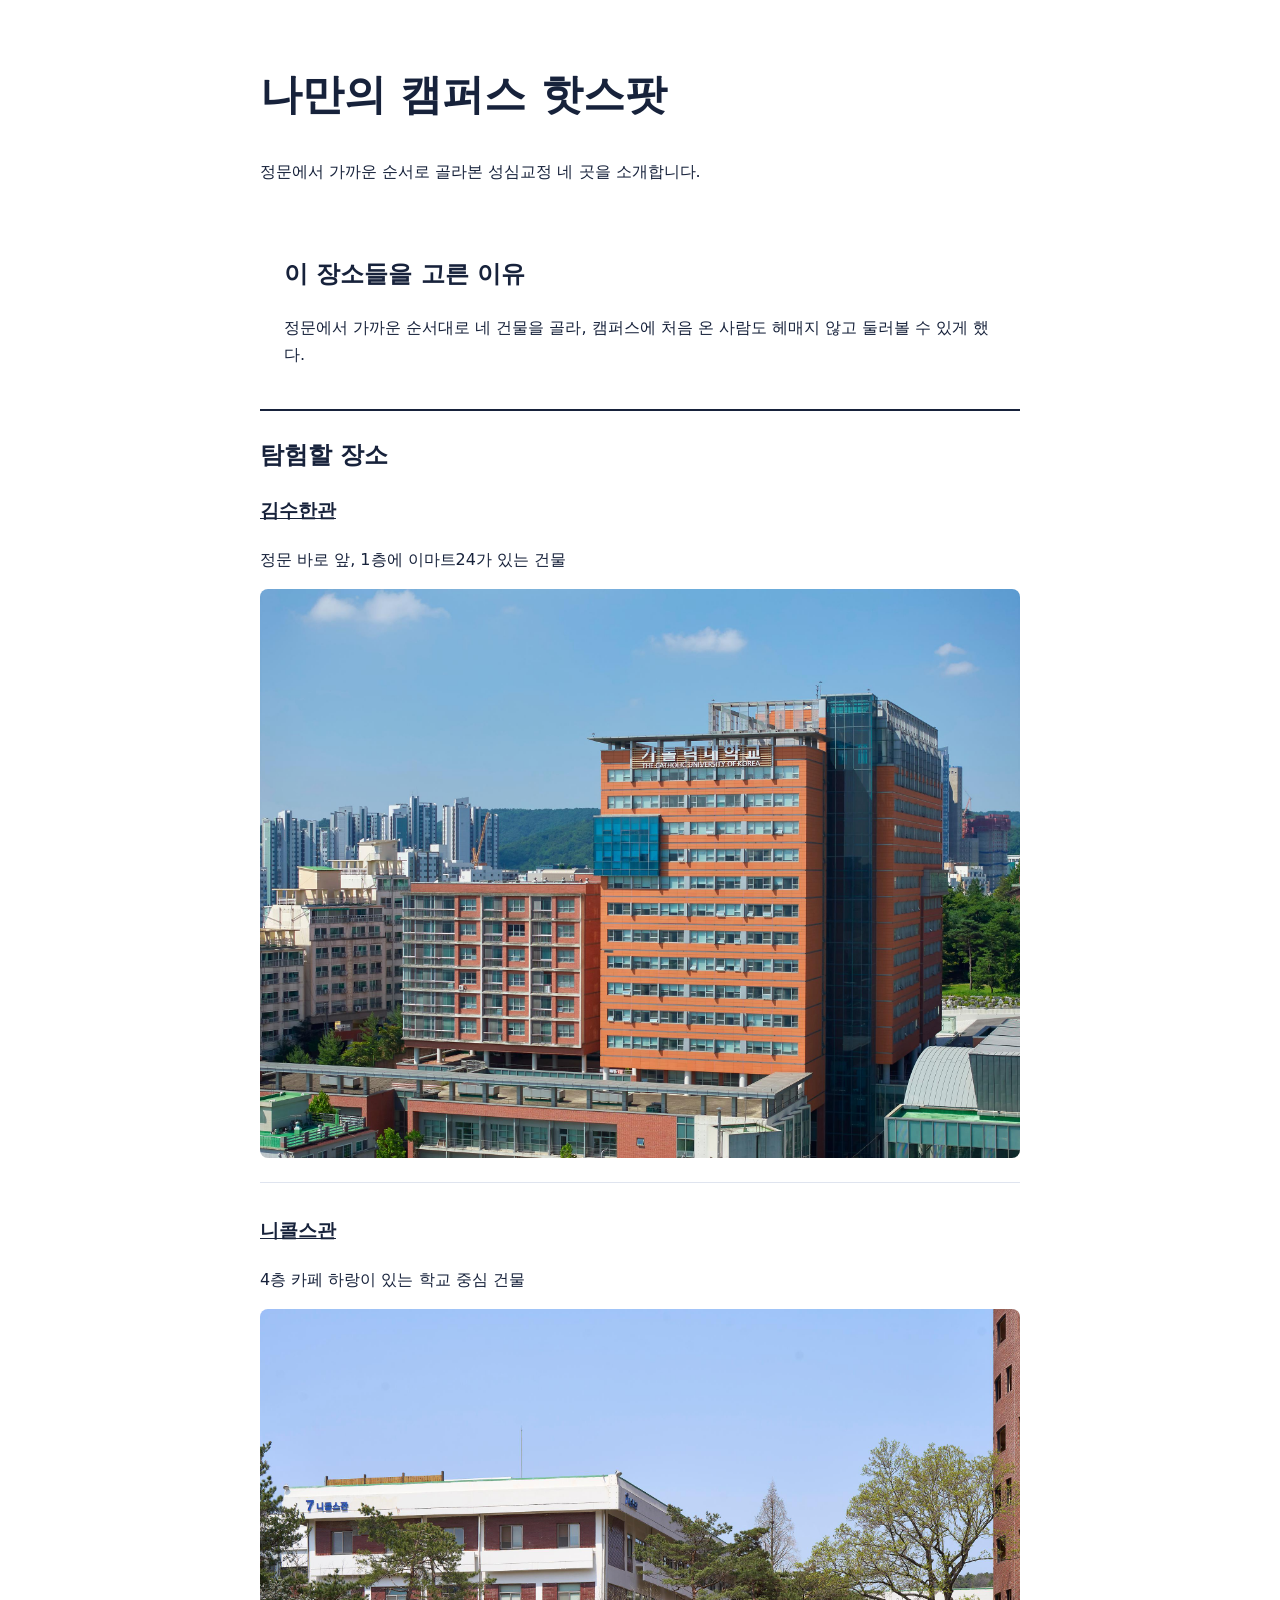
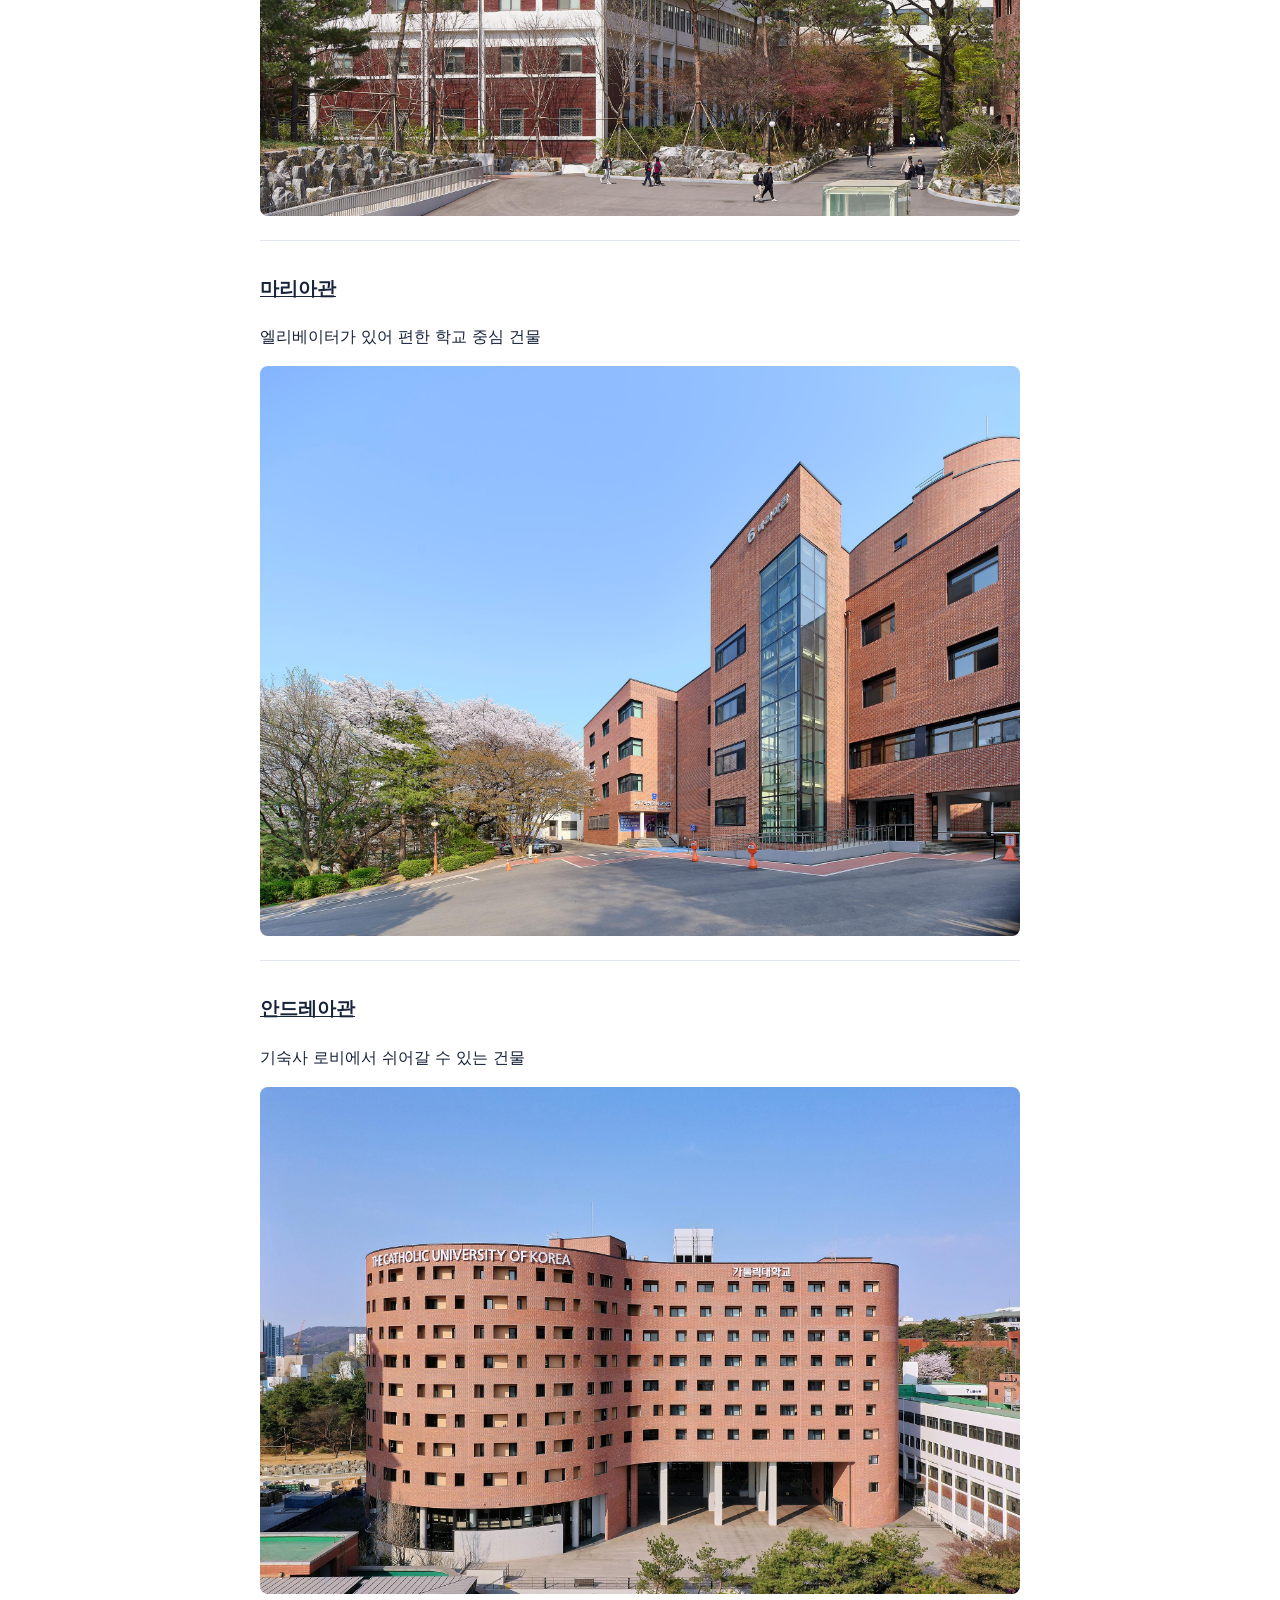
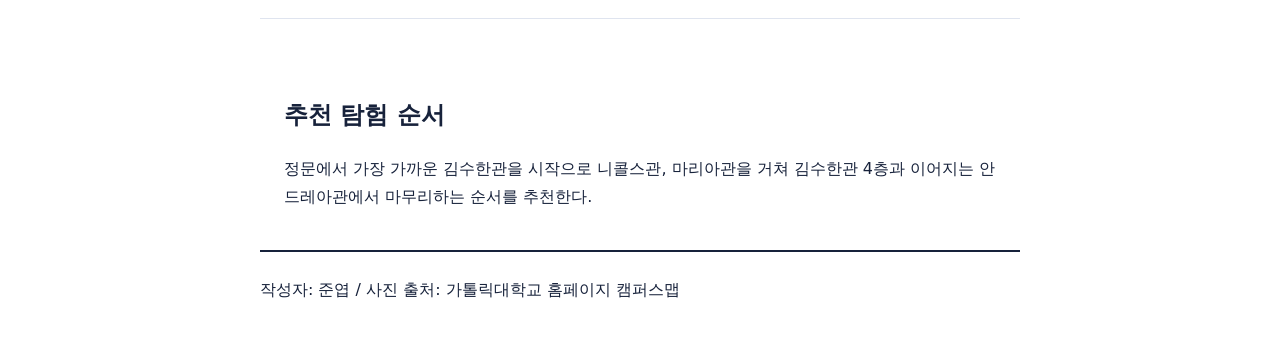
<file: index.html>
<!doctype html>
<html lang="ko">
  <head>
    <meta charset="utf-8">
    <meta name="viewport" content="width=device-width, initial-scale=1">
    <title>나만의 캠퍼스 핫스팟</title>
    <link rel="stylesheet" href="styles.css">
  </head>
  <body class="page-home">
    <div class="page">
      <header>
        <h1>나만의 캠퍼스 핫스팟</h1>
        <p>정문에서 가까운 순서로 골라본 성심교정 네 곳을 소개합니다.</p>
      </header>

      <main>
        <section class="panel">
          <h2>이 장소들을 고른 이유</h2>
          <p>정문에서 가까운 순서대로 네 건물을 골라, 캠퍼스에 처음 온 사람도 헤매지 않고 둘러볼 수 있게 했다.</p>
        </section>

        <h2>탐험할 장소</h2>
        <article class="place-card">
          <h3><a href="kimsuhan.html">김수한관</a></h3>
          <p>정문 바로 앞, 1층에 이마트24가 있는 건물</p>
          <img src="images/kimsuhan.jpg" alt="정문 앞에 위치한 김수한관 건물 전경">
        </article>

        <article class="place-card">
          <h3><a href="nichols.html">니콜스관</a></h3>
          <p>4층 카페 하랑이 있는 학교 중심 건물</p>
          <img src="images/nichols.jpg" alt="학교 중심에 위치한 니콜스관 건물 전경">
        </article>

        <article class="place-card">
          <h3><a href="maria.html">마리아관</a></h3>
          <p>엘리베이터가 있어 편한 학교 중심 건물</p>
          <img src="images/maria.jpg" alt="학교 중심에 위치한 마리아관 건물 전경">
        </article>

        <article class="place-card">
          <h3><a href="andrea.html">안드레아관</a></h3>
          <p>기숙사 로비에서 쉬어갈 수 있는 건물</p>
          <img src="images/andrea.jpg" alt="안드레아관 기숙사 건물 전경">
        </article>

        <section class="panel">
          <h2>추천 탐험 순서</h2>
          <p>정문에서 가장 가까운 김수한관을 시작으로 니콜스관, 마리아관을 거쳐 김수한관 4층과 이어지는 안드레아관에서 마무리하는 순서를 추천한다.</p>
        </section>
      </main>

      <footer>
        <p>작성자: 준엽 / 사진 출처: 가톨릭대학교 홈페이지 캠퍼스맵</p>
      </footer>
    </div>
  </body>
</html>
</file>
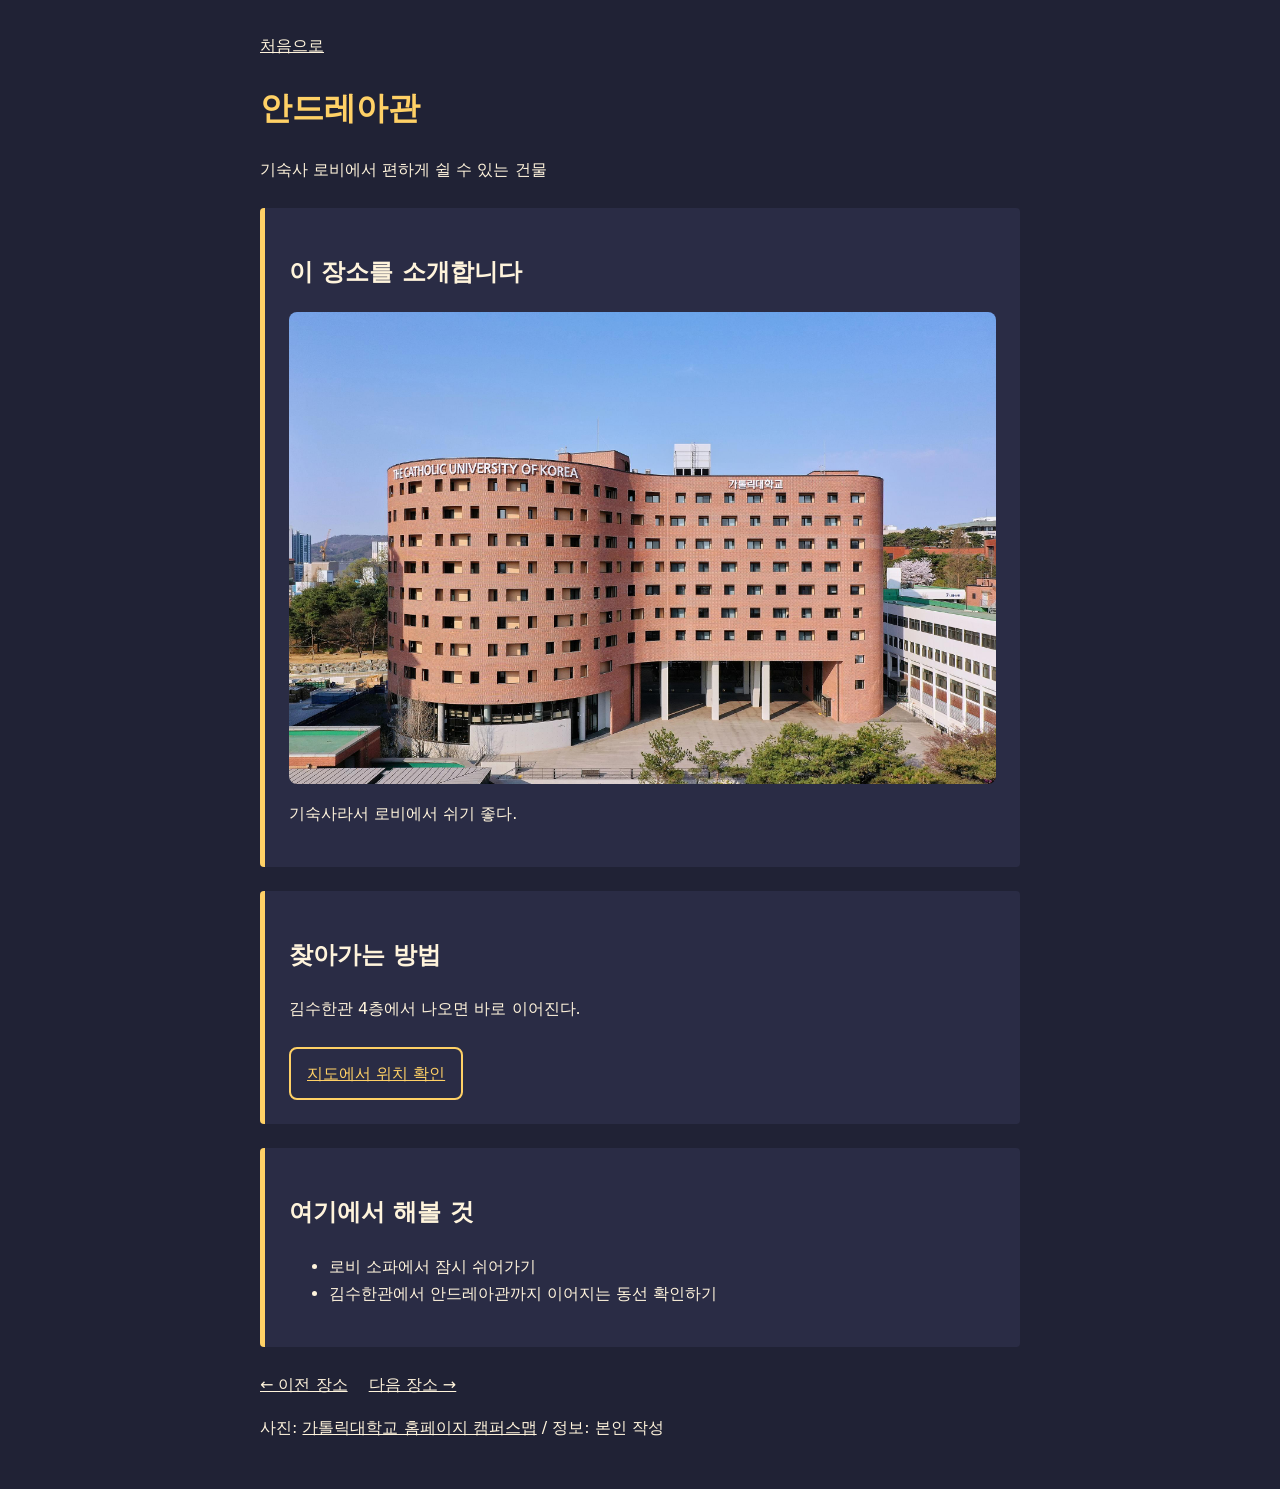
<file: andrea.html>
<!doctype html>
<html lang="ko">
  <head>
    <meta charset="utf-8">
    <meta name="viewport" content="width=device-width, initial-scale=1">
    <title>안드레아관 · 나의 핫스팟</title>
    <link rel="stylesheet" href="styles.css">
  </head>
  <body class="page-andrea">
    <div class="page">
      <header>
        <a href="index.html">처음으로</a>
        <h1>안드레아관</h1>
        <p>기숙사 로비에서 편하게 쉴 수 있는 건물</p>
      </header>

      <main>
        <section class="panel">
          <h2>이 장소를 소개합니다</h2>
          <img src="images/andrea.jpg" alt="안드레아관 기숙사 건물 전경">
          <p>기숙사라서 로비에서 쉬기 좋다.</p>
        </section>

        <section class="panel">
          <h2>찾아가는 방법</h2>
          <p>김수한관 4층에서 나오면 바로 이어진다.</p>
          <a class="action" href="https://place.map.kakao.com/1345995729" target="_blank" rel="noopener">지도에서 위치 확인</a>
        </section>

        <section class="panel">
          <h2>여기에서 해볼 것</h2>
          <ul>
            <li>로비 소파에서 잠시 쉬어가기</li>
            <li>김수한관에서 안드레아관까지 이어지는 동선 확인하기</li>
          </ul>
        </section>
      </main>

      <footer>
        <nav aria-label="장소 페이지 이동">
          <a href="maria.html">← 이전 장소</a>
          <a href="kimsuhan.html">다음 장소 →</a>
        </nav>
        <p>사진: <a href="https://www.catholic.ac.kr/ko/about/campus-map.do" target="_blank" rel="noopener">가톨릭대학교 홈페이지 캠퍼스맵</a> / 정보: 본인 작성</p>
      </footer>
    </div>
  </body>
</html>
</file>
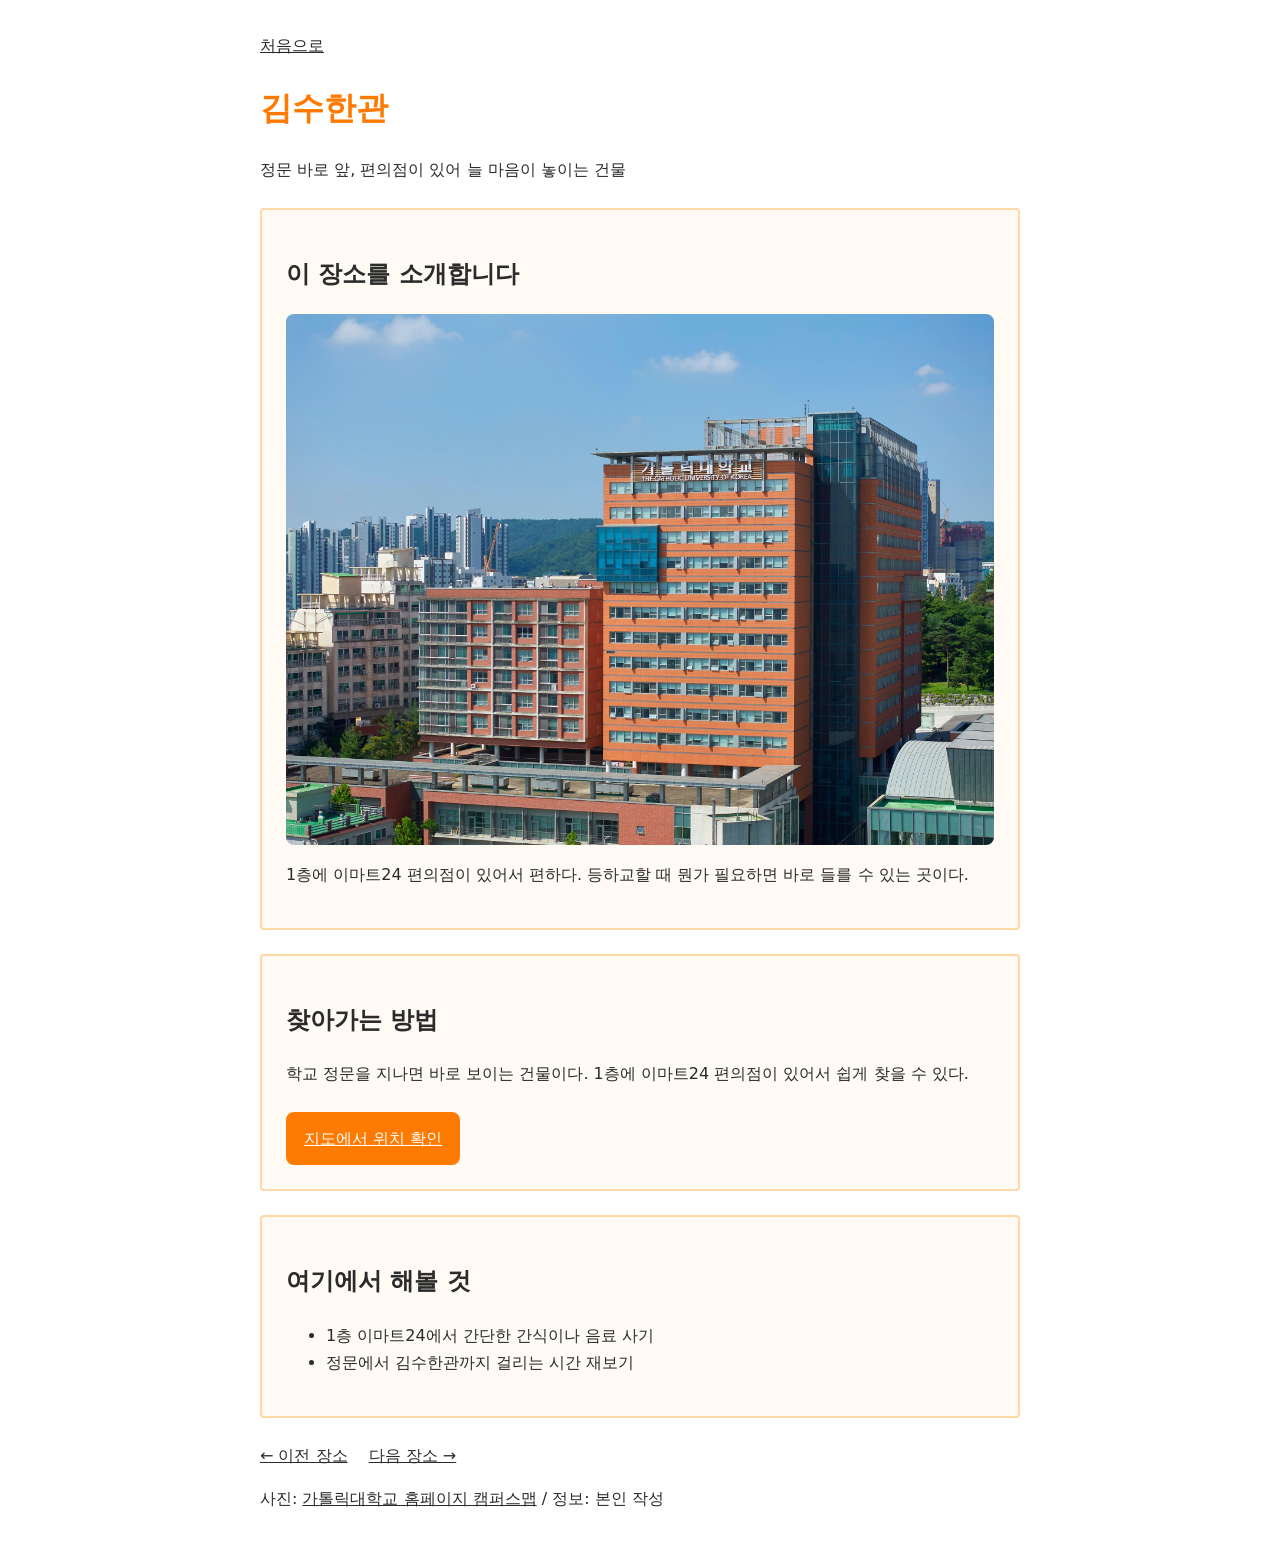
<file: kimsuhan.html>
<!doctype html>
<html lang="ko">
  <head>
    <meta charset="utf-8">
    <meta name="viewport" content="width=device-width, initial-scale=1">
    <title>김수한관 · 나의 핫스팟</title>
    <link rel="stylesheet" href="styles.css">
  </head>
  <body class="page-kimsuhan">
    <div class="page">
      <header>
        <a href="index.html">처음으로</a>
        <h1>김수한관</h1>
        <p>정문 바로 앞, 편의점이 있어 늘 마음이 놓이는 건물</p>
      </header>

      <main>
        <section class="panel">
          <h2>이 장소를 소개합니다</h2>
          <img src="images/kimsuhan.jpg" alt="정문 앞에 위치한 김수한관 건물 전경">
          <p>1층에 이마트24 편의점이 있어서 편하다. 등하교할 때 뭔가 필요하면 바로 들를 수 있는 곳이다.</p>
        </section>

        <section class="panel">
          <h2>찾아가는 방법</h2>
          <p>학교 정문을 지나면 바로 보이는 건물이다. 1층에 이마트24 편의점이 있어서 쉽게 찾을 수 있다.</p>
          <a class="action" href="https://place.map.kakao.com/843456345" target="_blank" rel="noopener">지도에서 위치 확인</a>
        </section>

        <section class="panel">
          <h2>여기에서 해볼 것</h2>
          <ul>
            <li>1층 이마트24에서 간단한 간식이나 음료 사기</li>
            <li>정문에서 김수한관까지 걸리는 시간 재보기</li>
          </ul>
        </section>
      </main>

      <footer>
        <nav aria-label="장소 페이지 이동">
          <a href="andrea.html">← 이전 장소</a>
          <a href="nichols.html">다음 장소 →</a>
        </nav>
        <p>사진: <a href="https://www.catholic.ac.kr/ko/about/campus-map.do" target="_blank" rel="noopener">가톨릭대학교 홈페이지 캠퍼스맵</a> / 정보: 본인 작성</p>
      </footer>
    </div>
  </body>
</html>
</file>
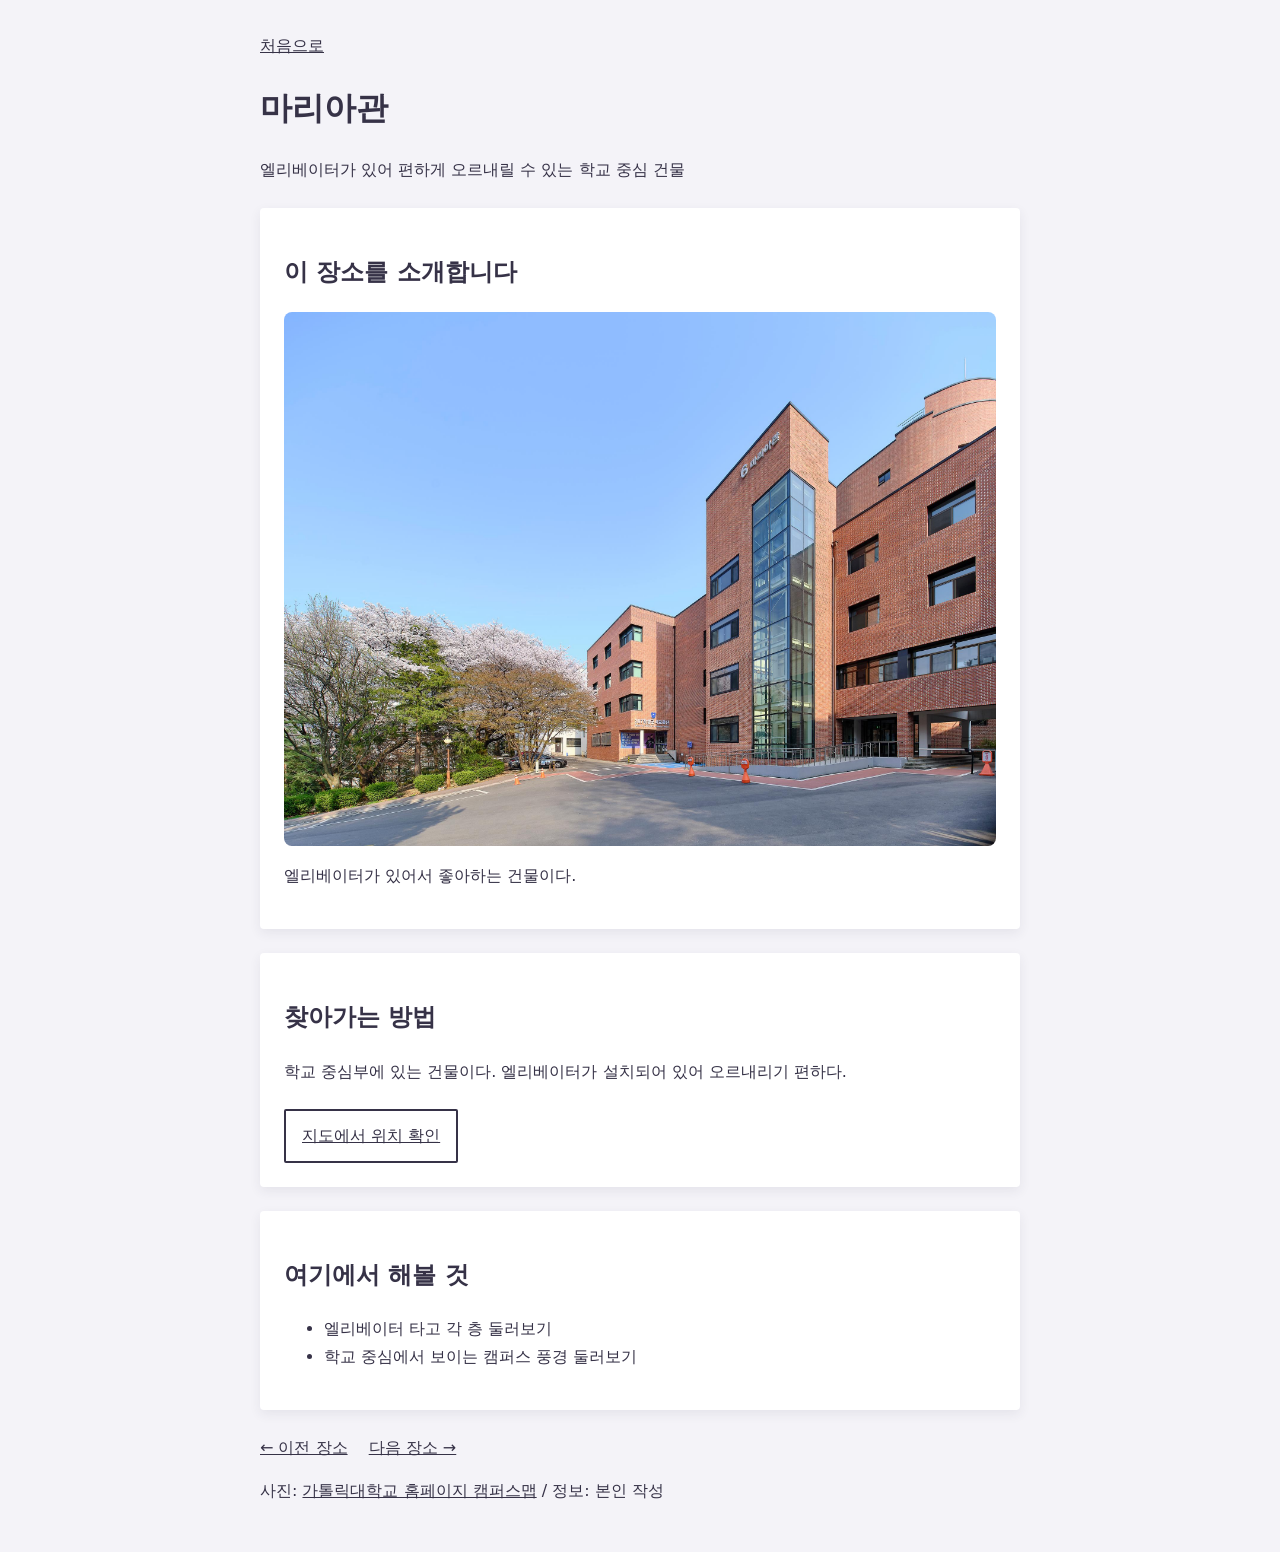
<file: maria.html>
<!doctype html>
<html lang="ko">
  <head>
    <meta charset="utf-8">
    <meta name="viewport" content="width=device-width, initial-scale=1">
    <title>마리아관 · 나의 핫스팟</title>
    <link rel="stylesheet" href="styles.css">
  </head>
  <body class="page-maria">
    <div class="page">
      <header>
        <a href="index.html">처음으로</a>
        <h1>마리아관</h1>
        <p>엘리베이터가 있어 편하게 오르내릴 수 있는 학교 중심 건물</p>
      </header>

      <main>
        <section class="panel">
          <h2>이 장소를 소개합니다</h2>
          <img src="images/maria.jpg" alt="학교 중심에 위치한 마리아관 건물 전경">
          <p>엘리베이터가 있어서 좋아하는 건물이다.</p>
        </section>

        <section class="panel">
          <h2>찾아가는 방법</h2>
          <p>학교 중심부에 있는 건물이다. 엘리베이터가 설치되어 있어 오르내리기 편하다.</p>
          <a class="action" href="https://place.map.kakao.com/17561931" target="_blank" rel="noopener">지도에서 위치 확인</a>
        </section>

        <section class="panel">
          <h2>여기에서 해볼 것</h2>
          <ul>
            <li>엘리베이터 타고 각 층 둘러보기</li>
            <li>학교 중심에서 보이는 캠퍼스 풍경 둘러보기</li>
          </ul>
        </section>
      </main>

      <footer>
        <nav aria-label="장소 페이지 이동">
          <a href="nichols.html">← 이전 장소</a>
          <a href="andrea.html">다음 장소 →</a>
        </nav>
        <p>사진: <a href="https://www.catholic.ac.kr/ko/about/campus-map.do" target="_blank" rel="noopener">가톨릭대학교 홈페이지 캠퍼스맵</a> / 정보: 본인 작성</p>
      </footer>
    </div>
  </body>
</html>
</file>
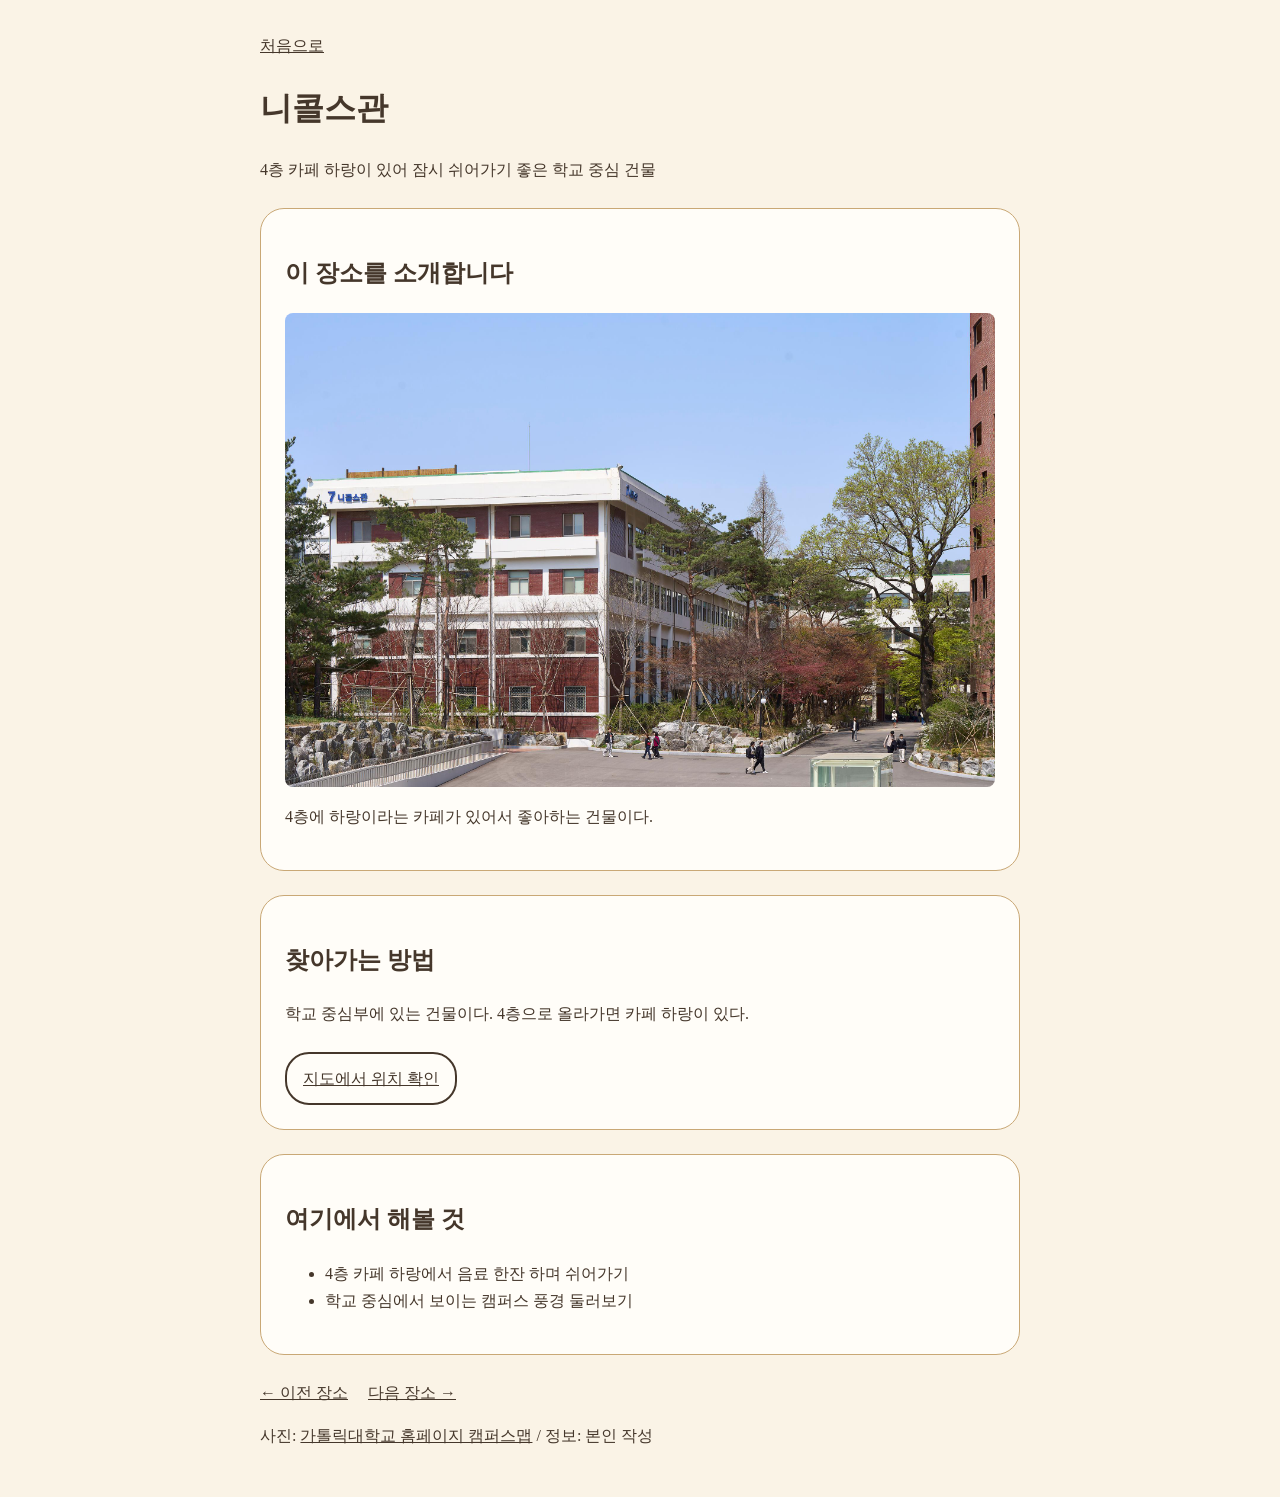
<file: nichols.html>
<!doctype html>
<html lang="ko">
  <head>
    <meta charset="utf-8">
    <meta name="viewport" content="width=device-width, initial-scale=1">
    <title>니콜스관 · 나의 핫스팟</title>
    <link rel="stylesheet" href="styles.css">
  </head>
  <body class="page-nichols">
    <div class="page">
      <header>
        <a href="index.html">처음으로</a>
        <h1>니콜스관</h1>
        <p>4층 카페 하랑이 있어 잠시 쉬어가기 좋은 학교 중심 건물</p>
      </header>

      <main>
        <section class="panel">
          <h2>이 장소를 소개합니다</h2>
          <img src="images/nichols.jpg" alt="학교 중심에 위치한 니콜스관 건물 전경">
          <p>4층에 하랑이라는 카페가 있어서 좋아하는 건물이다.</p>
        </section>

        <section class="panel">
          <h2>찾아가는 방법</h2>
          <p>학교 중심부에 있는 건물이다. 4층으로 올라가면 카페 하랑이 있다.</p>
          <a class="action" href="https://place.map.kakao.com/27203731" target="_blank" rel="noopener">지도에서 위치 확인</a>
        </section>

        <section class="panel">
          <h2>여기에서 해볼 것</h2>
          <ul>
            <li>4층 카페 하랑에서 음료 한잔 하며 쉬어가기</li>
            <li>학교 중심에서 보이는 캠퍼스 풍경 둘러보기</li>
          </ul>
        </section>
      </main>

      <footer>
        <nav aria-label="장소 페이지 이동">
          <a href="kimsuhan.html">← 이전 장소</a>
          <a href="maria.html">다음 장소 →</a>
        </nav>
        <p>사진: <a href="https://www.catholic.ac.kr/ko/about/campus-map.do" target="_blank" rel="noopener">가톨릭대학교 홈페이지 캠퍼스맵</a> / 정보: 본인 작성</p>
      </footer>
    </div>
  </body>
</html>
</file>
<file: styles.css>
/* ===== 공통 기본 설정 ===== */
* {
  box-sizing: border-box;
}

body {
  margin: 0;
  font-family: system-ui, sans-serif;
  line-height: 1.7;
}

.page {
  width: 92%;
  max-width: 760px;
  margin: 0 auto;
  padding: 2rem 0;
}

.panel {
  margin: 1.5rem 0;
  padding: 1.5rem;
}

img {
  display: block;
  max-width: 100%;
  height: auto;
  border-radius: 8px;
}

a {
  color: inherit;
}

.action {
  display: inline-block;
  padding: 0.7em 1em;
  border: 2px solid currentColor;
  border-radius: 8px;
  margin-top: 0.5rem;
}

a:hover {
  text-decoration: underline;
}

a:focus-visible {
  outline: 3px solid currentColor;
  outline-offset: 4px;
}

header nav a,
footer nav a {
  margin-right: 1rem;
}

/* ===== 프론트페이지: 여행 잡지 느낌 ===== */
.page-home {
  background-color: #ffffff;
  color: #17223b;
}
.page-home h1 {
  font-size: 2.6rem;
}
.page-home .panel {
  border-bottom: 2px solid #17223b;
}
.page-home .place-card {
  margin-bottom: 2rem;
  padding-bottom: 1.5rem;
  border-bottom: 1px solid #dfe4ef;
}

/* ===== 김수한관: 활기차고 편한 느낌 ===== */
.page-kimsuhan {
  background-color: #ffffff;
  color: #2b2b2b;
}
.page-kimsuhan h1 {
  color: #ff7a00;
}
.page-kimsuhan .panel {
  border: 2px solid #ffd8a8;
  border-radius: 4px;
  background-color: #fffaf3;
}
.page-kimsuhan .action {
  background-color: #ff7a00;
  color: white;
  border-color: #ff7a00;
}

/* ===== 니콜스관: 카페같은 따뜻한 느낌 ===== */
.page-nichols {
  background-color: #faf3e6;
  color: #45372b;
  font-family: Georgia, serif;
}
.page-nichols .panel {
  border: 1px solid #c9a876;
  border-radius: 24px;
  background-color: #fffdf8;
}
.page-nichols .action {
  border-radius: 24px;
}

/* ===== 마리아관: 깔끔하고 차분한 느낌 ===== */
.page-maria {
  background-color: #f4f3f8;
  color: #363247;
}
.page-maria .panel {
  background-color: white;
  border-radius: 4px;
  box-shadow: 0 4px 12px rgb(54 50 71 / 8%);
}
.page-maria .action {
  border-radius: 2px;
}

/* ===== 안드레아관: 밤의 편안한 느낌 ===== */
.page-andrea {
  background-color: #202235;
  color: #fff4dc;
}
.page-andrea h1 {
  color: #ffd166;
}
.page-andrea .panel {
  background-color: #2a2c45;
  border-left: 5px solid #ffd166;
  border-radius: 4px;
}
.page-andrea .action {
  border-color: #ffd166;
  color: #ffd166;
}

/* ===== 모바일 공통 대응 ===== */
@media (max-width: 600px) {
  .page {
    width: 94%;
    padding: 1rem 0;
  }
  .panel {
    padding: 1rem;
    margin: 1rem 0;
  }
  .page h1 {
    font-size: 1.8rem;
  }
  .action {
    display: block;
    text-align: center;
    padding: 1em;
  }
}
</file>
